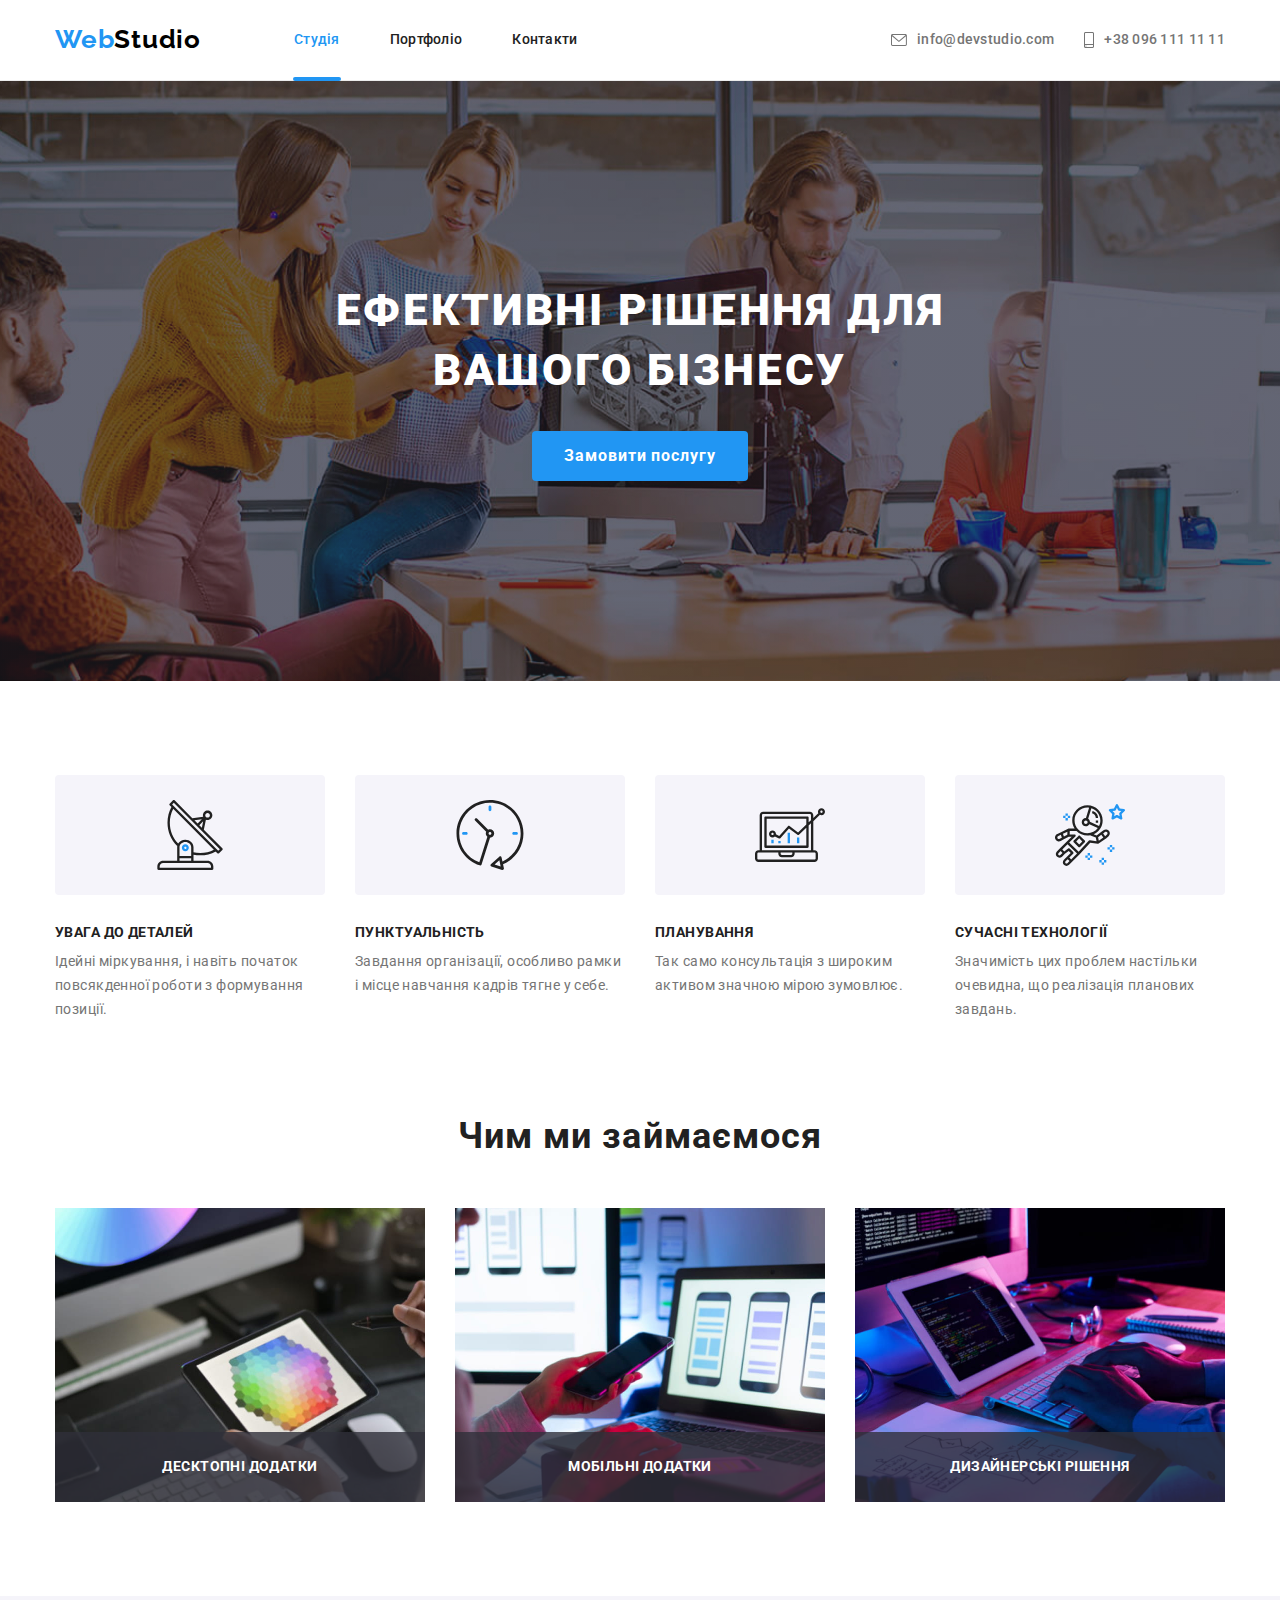
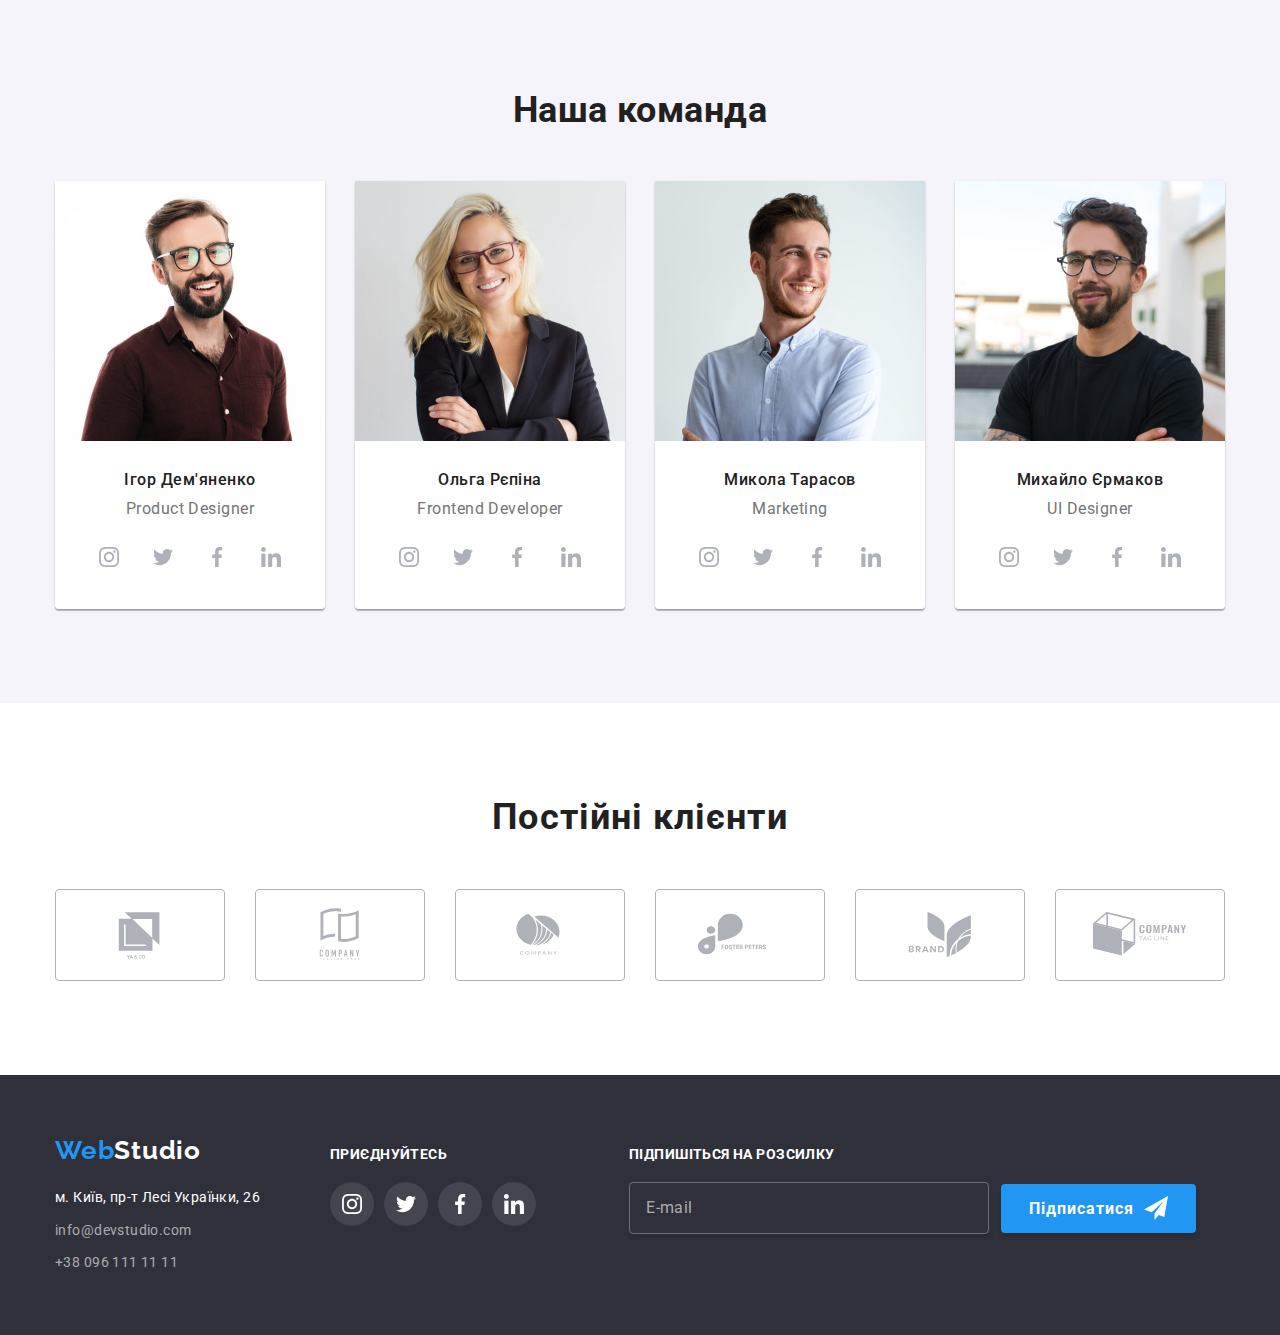
<file: index.html>
<!DOCTYPE html>
<html lang="uk">
  <head>
    <meta charset="UTF-8" />
    <meta http-equiv="X-UA-Compatible" content="IE=edge" />
    <meta name="viewport" content="width=device-width, initial-scale=1.0" />
    <title>Студія</title>
    <link rel="preconnect" href="https://fonts.googleapis.com" />
    <link rel="preconnect" href="https://fonts.gstatic.com" crossorigin />
    <link
      href="https://fonts.googleapis.com/css2?family=Oleo+Script&family=Raleway:wght@700&family=Roboto:wght@400;500;700;900&display=swap"
      rel="stylesheet" />
    <link
      rel="stylesheet"
      href="https://cdnjs.cloudflare.com/ajax/libs/modern-normalize/1.1.0/modern-normalize.min.css" />
    <link rel="stylesheet" href="./css/main.min.css" />
  </head>
  <body>
    <!-- Шапка -->
    <header class="page-header">
      <div class="container container--nav-part">
        <a href="./index.html" lang="en" class="logo logo--head"
          >Web <span class="logo__part">Studio</span></a
        >
        <div class="page-header__menu">
          <nav class="main-nav">
            <ul class="main-nav__list">
              <li>
                <a
                  href="./index.html"
                  class="main-nav__link main-nav__link--current"
                  >Студія</a
                >
              </li>
              <li>
                <a href="./portfolio.html" class="main-nav__link">Портфоліо</a>
              </li>
              <li><a href="./" class="main-nav__link">Контакти</a></li>
            </ul>
          </nav>
          <ul class="adress-list">
            <li class="adress-list__item">
              <a href="mailto:info@devstudio.com" class="adress-list__link">
                <svg class="adress-list__ico" width="16" height="12">
                  <use href="./images/icons.svg#icon-mail"></use>
                </svg>
                info@devstudio.com
              </a>
            </li>
            <li class="adress-list__item">
              <a href="tel:+380961111111" class="adress-list__link">
                <svg class="adress-list__ico" width="10" height="16">
                  <use href="./images/icons.svg#icon-phone"></use>
                </svg>
                +38 096 111 11 11
              </a>
            </li>
          </ul>
        </div>
        <button class="buttons--header-menu js-open-menu">
          <svg class="menu-icon" width="40" height="40">
            <use class="icon--menu" href="./images/icons.svg#icon-menu"></use>
          </svg>
        </button>
        <div class="menu-container js-menu-container" id="mobile-menu">
          <div class="container--menu">
            <ul class="mobile-main-nav_list">
              <li>
                <a
                  href="./index.html"
                  class="mobile-main-nav__link mobile-main-nav__link--current"
                  >Студія</a
                >
              </li>
              <li>
                <a href="./portfolio.html" class="mobile-main-nav__link"
                  >Портфоліо</a
                >
              </li>
              <li><a href="./" class="mobile-main-nav__link">Контакти</a></li>
            </ul>
            <ul class="mobile-adress_list">
              <li class="mobile-adress-list__item">
                <a href="tel:+380961111111" class="mobile-adress-list__link">
                  +38 096 111 11 11
                </a>
              </li>
              <li class="mobile-adress-list__item">
                <a
                  href="mailto:info@devstudio.com"
                  class="mobile-adress-list__link">
                  info@devstudio.com
                </a>
              </li>
            </ul>
            <ul class="mobile-soc_list">
              <li class="mobile-soc-list__item">
                <a href="" class="mobile-soc-list__link"> Instagram </a>
              </li>
              <li class="mobile-soc-list__item">
                <a href="" class="mobile-soc-list__link"> Twitter </a>
              </li>
              <li class="mobile-soc-list__item">
                <a href="" class="mobile-soc-list__link"> Facebook </a>
              </li>
              <li class="mobile-soc-list__item">
                <a href="" class="mobile-soc-list__link"> LinkedIn </a>
              </li>
            </ul>
            <button class="buttons--mobile-menu js-close-menu">
              <svg class="menu-icon" width="40" height="40">
                <use
                  class="icon--close"
                  href="./images/icons.svg#icon-menu_close"></use>
              </svg>
            </button>
          </div>
        </div>
      </div>
    </header>
    <!-- Мейн -->
    <main>
      <!-- Герой -->
      <section class="hero">
        <h1 class="hero__title">Ефективні рішення для вашого бізнесу</h1>
        <button type="button" class="buttons buttons--hero" data-modal-open>
          Замовити послугу
        </button>
      </section>
      <!-- Особливості -->
      <section class="features section">
        <div class="container">
          <h2 class="features__title vissually-hidden">Особливості</h2>
          <ul class="features__list">
            <li class="features__items">
              <div class="features__icon-box">
                <svg width="70" height="70">
                  <use href="./images/icons.svg#icon-antenna-ico"></use>
                </svg>
              </div>
              <h3 class="features__title">УВАГА ДО ДЕТАЛЕЙ</h3>
              <p class="features__text">
                Ідейні міркування, і навіть початок повсякденної роботи з
                формування позиції.
              </p>
            </li>
            <li class="features__items">
              <div class="features__icon-box">
                <svg width="70" height="70">
                  <use href="./images/icons.svg#icon-clock-ico"></use>
                </svg>
              </div>
              <h3 class="features__title">ПУНКТУАЛЬНІСТЬ</h3>
              <p class="features__text">
                Завдання організації, особливо рамки і місце навчання кадрів
                тягне у себе.
              </p>
            </li>
            <li class="features__items">
              <div class="features__icon-box">
                <svg width="70" height="70">
                  <use href="./images/icons.svg#icon-diagram-ico"></use>
                </svg>
              </div>
              <h3 class="features__title">ПЛАНУВАННЯ</h3>
              <p class="features__text">
                Так само консультація з широким активом значною мірою зумовлює.
              </p>
            </li>
            <li class="features__items">
              <div class="features__icon-box">
                <svg width="70" height="70">
                  <use href="./images/icons.svg#icon-astronaut-ico"></use>
                </svg>
              </div>
              <h3 class="features__title">СУЧАСНІ ТЕХНОЛОГІЇ</h3>
              <p class="features__text">
                Значимість цих проблем настільки очевидна, що реалізація
                планових завдань.
              </p>
            </li>
          </ul>
        </div>
      </section>
      <!-- Заняття -->
      <section class="speciality speciality--no-padding section">
        <div class="container">
          <h2 class="speciality__title">Чим ми займаємося</h2>
          <ul class="speciality__list">
            <li class="speciality__item">
              <img
                src="./images/img-1.jpg"
                srcset="./images/img-1.jpg 370w, ./images/img-1@2x.jpg 740w"
                sizes="(min-width: 1200px) 33.33vw"
                alt="Робочий простір з клавіатурою та планшетом"
                width="370" />
              <p class="speciality__text-overlay">Десктопні додатки</p>
            </li>
            <li class="speciality__item">
              <img
                src="./images/img-2.jpg"
                srcset="./images/img-2.jpg 370w, ./images/img-2@2x.jpg 740w"
                sizes="(min-width: 1200px) 33.33vw"
                alt="Робочий простір з ноутбуком"
                width="370" />
              <p class="speciality__text-overlay">Мобільні додатки</p>
            </li>
            <li class="speciality__item">
              <img
                src="./images/img-3.jpg"
                srcset="./images/img-3.jpg 370w, ./images/img-3@2x.jpg 740w"
                sizes="(min-width: 1200px) 33.33vw"
                alt="Робочий простір з планшетом"
                width="370" />
              <p class="speciality__text-overlay">Дизайнерські рішення</p>
            </li>
          </ul>
        </div>
      </section>
      <!-- Команда -->
      <section class="section team">
        <div class="container">
          <h2 class="team__title">Наша команда</h2>
          <ul class="team__list">
            <li class="team__card">
              <img
                class="team__img"
                src="./images/photo-1.jpg"
                srcset="./images/photo-1.jpg 270w, ./images/photo-1@2x.jpg 540w"
                sizes="(min-width: 1200px) 25vw, (min-width: 768px) 50vw, 100vw"
                alt="Хлопець у окулярах" />
              <div class="team__card-box">
                <h3 class="team__title team__title--card-title">
                  Ігор Дем'яненко
                </h3>
                <p lang="en" class="team__text">Product Designer</p>
                <ul class="soc">
                  <li class="soc-items">
                    <a href="" class="soc-link">
                      <svg class="soc-ico" width="20" height="20">
                        <use href="./images/icons.svg#icon-instagram"></use>
                      </svg>
                    </a>
                  </li>
                  <li class="soc-items">
                    <a href="" class="soc-link">
                      <svg class="soc-ico" width="20" height="20">
                        <use href="./images/icons.svg#icon-twitter"></use>
                      </svg>
                    </a>
                  </li>
                  <li class="soc-items">
                    <a href="" class="soc-link">
                      <svg class="soc-ico" width="20" height="20">
                        <use href="./images/icons.svg#icon-facebook"></use>
                      </svg>
                    </a>
                  </li>
                  <li class="soc-items">
                    <a href="" class="soc-link">
                      <svg class="soc-ico" width="20" height="20">
                        <use href="./images/icons.svg#icon-linkedin"></use>
                      </svg>
                    </a>
                  </li>
                </ul>
              </div>
            </li>
            <li class="team__card">
              <img
                class="team__img"
                src="./images/photo-2.jpg"
                srcset="./images/photo-2.jpg 270w, ./images/photo-2@2x.jpg 540w"
                sizes="(min-width: 1200px) 25vw, (min-width: 768px) 50vw, 100vw"
                alt="Дівчина у окулярах" />
              <div class="team__card-box">
                <h3 class="team__title team__title--card-title">
                  Ольга Рєпіна
                </h3>
                <p lang="en" class="team__text">Frontend Developer</p>
                <ul class="soc">
                  <li class="soc-items">
                    <a href="" class="soc-link">
                      <svg class="soc-ico" width="20" height="20">
                        <use href="./images/icons.svg#icon-instagram"></use>
                      </svg>
                    </a>
                  </li>
                  <li class="soc-items">
                    <a href="" class="soc-link">
                      <svg class="soc-ico" width="20" height="20">
                        <use href="./images/icons.svg#icon-twitter"></use>
                      </svg>
                    </a>
                  </li>
                  <li class="soc-items">
                    <a href="" class="soc-link">
                      <svg class="soc-ico" width="20" height="20">
                        <use href="./images/icons.svg#icon-facebook"></use>
                      </svg>
                    </a>
                  </li>
                  <li class="soc-items">
                    <a href="" class="soc-link">
                      <svg class="soc-ico" width="20" height="20">
                        <use href="./images/icons.svg#icon-linkedin"></use>
                      </svg>
                    </a>
                  </li>
                </ul>
              </div>
            </li>
            <li class="team__card">
              <img
                class="team__img"
                src="./images/photo-3.jpg"
                srcset="./images/photo-3.jpg 270w, ./images/photo-3@2x.jpg 540w"
                sizes="(min-width: 1200px) 25vw, (min-width: 768px) 50vw, 100vw"
                alt="Хлопець у окулярах" />
              <div class="team__card-box">
                <h3 class="team__title team__title--card-title">
                  Микола Тарасов
                </h3>
                <p lang="en" class="team__text">Marketing</p>
                <ul class="soc">
                  <li class="soc-items">
                    <a href="" class="soc-link">
                      <svg class="soc-ico" width="20" height="20">
                        <use href="./images/icons.svg#icon-instagram"></use>
                      </svg>
                    </a>
                  </li>
                  <li class="soc-items">
                    <a href="" class="soc-link">
                      <svg class="soc-ico" width="20" height="20">
                        <use href="./images/icons.svg#icon-twitter"></use>
                      </svg>
                    </a>
                  </li>
                  <li class="soc-items">
                    <a href="" class="soc-link">
                      <svg class="soc-ico" width="20" height="20">
                        <use href="./images/icons.svg#icon-facebook"></use>
                      </svg>
                    </a>
                  </li>
                  <li class="soc-items">
                    <a href="" class="soc-link">
                      <svg class="soc-ico" width="20" height="20">
                        <use href="./images/icons.svg#icon-linkedin"></use>
                      </svg>
                    </a>
                  </li>
                </ul>
              </div>
            </li>
            <li class="team__card">
              <img
                class="team__img"
                src="./images/photo-4.jpg"
                srcset="./images/photo-4.jpg 270w, ./images/photo-4@2x.jpg 540w"
                sizes="(min-width: 1200px) 25vw, (min-width: 768px) 50vw, 100vw"
                alt="Хлопець" />
              <div class="team__card-box">
                <h3 class="team__title team__title--card-title">
                  Михайло Єрмаков
                </h3>
                <p lang="en" class="team__text">UI Designer</p>
                <ul class="soc">
                  <li class="soc-items">
                    <a href="" class="soc-link">
                      <svg class="soc-ico" width="20" height="20">
                        <use href="./images/icons.svg#icon-instagram"></use>
                      </svg>
                    </a>
                  </li>
                  <li class="soc-items">
                    <a href="" class="soc-link">
                      <svg class="soc-ico" width="20" height="20">
                        <use href="./images/icons.svg#icon-twitter"></use>
                      </svg>
                    </a>
                  </li>
                  <li class="soc-items">
                    <a href="" class="soc-link">
                      <svg class="soc-ico" width="20" height="20">
                        <use href="./images/icons.svg#icon-facebook"></use>
                      </svg>
                    </a>
                  </li>
                  <li class="soc-items">
                    <a href="" class="soc-link">
                      <svg class="soc-ico" width="20" height="20">
                        <use href="./images/icons.svg#icon-linkedin"></use>
                      </svg>
                    </a>
                  </li>
                </ul>
              </div>
            </li>
          </ul>
        </div>
      </section>
      <!-- Клієнти -->
      <section class="section clients">
        <div class="container">
          <h2 class="clients__title">Постійні клієнти</h2>
          <ul class="clients__list">
            <li class="clients__items">
              <a href="" class="link">
                <svg class="icon" width="106" height="60">
                  <use href="./images/icons.svg#icon-company-1"></use>
                </svg>
              </a>
            </li>
            <li class="clients__items">
              <a href="" class="link">
                <svg class="icon" width="106" height="60">
                  <use href="./images/icons.svg#icon-company-2"></use>
                </svg>
              </a>
            </li>
            <li class="clients__items">
              <a href="" class="link">
                <svg class="icon" width="106" height="60">
                  <use href="./images/icons.svg#icon-company-3"></use>
                </svg>
              </a>
            </li>
            <li class="clients__items">
              <a href="" class="link">
                <svg class="icon" width="106" height="60">
                  <use href="./images/icons.svg#icon-company-4"></use>
                </svg>
              </a>
            </li>
            <li class="clients__items">
              <a href="" class="link">
                <svg class="icon" width="106" height="60">
                  <use href="./images/icons.svg#icon-company-5"></use>
                </svg>
              </a>
            </li>
            <li class="clients__items">
              <a href="" class="link">
                <svg class="icon" width="106" height="60">
                  <use href="./images/icons.svg#icon-company-6"></use>
                </svg>
              </a>
            </li>
          </ul>
        </div>
      </section>
    </main>
    <!-- Футер -->
    <footer class="footer">
      <div class="container">
        <div class="footer-tablet-wrap">
          <div class="footer-first-box">
            <a href="./index.html" lang="en" class="logo logo--foot"
              >Web <span class="logo__part logo__part--white">Studio</span></a
            >
            <address class="foot-adress">
              <ul class="list">
                <li class="list-items">
                  <a href="https://cutt.ly/y0VWYcR" class="adress-link"
                    ><p>м. Київ, пр-т Лесі Українки, 26</p></a
                  >
                </li>
                <li class="list-items">
                  <a href="mailto:info@devstudio.com" class="foot-link"
                    >info@devstudio.com</a
                  >
                </li>
                <li class="list-items">
                  <a href="tel:+380961111111" class="foot-link"
                    >+38 096 111 11 11</a
                  >
                </li>
              </ul>
            </address>
          </div>
          <div class="footer-second-box">
            <p class="footer-text">приєднуйтесь</p>
            <ul class="soc">
              <li class="soc-items soc-items--foot">
                <a href="" class="soc-link">
                  <svg class="soc-ico" width="20" height="20">
                    <use href="./images/icons.svg#icon-instagram"></use>
                  </svg>
                </a>
              </li>
              <li class="soc-items soc-items--foot">
                <a href="" class="soc-link">
                  <svg class="soc-ico" width="20" height="20">
                    <use href="./images/icons.svg#icon-twitter"></use>
                  </svg>
                </a>
              </li>
              <li class="soc-items soc-items--foot">
                <a href="" class="soc-link">
                  <svg class="soc-ico" width="20" height="20">
                    <use href="./images/icons.svg#icon-facebook"></use>
                  </svg>
                </a>
              </li>
              <li class="soc-items soc-items--foot">
                <a href="" class="soc-link">
                  <svg class="soc-ico" width="20" height="20">
                    <use href="./images/icons.svg#icon-linkedin"></use>
                  </svg>
                </a>
              </li>
            </ul>
          </div>
        </div>
        <div class="footer-thirthy-box">
          <p class="footer-text">Підпишіться на розсилку</p>
          <form
            name="email-form"
            autocomplete="on"
            novalidate
            class="foot-form">
            <label>
              <input
                class="form-input"
                type="email"
                name="email"
                placeholder="E-mail" />
            </label>
            <button type="submit" class="buttons buttons--foot-form">
              Підписатися
              <svg class="form-btn-ico" width="24" height="24">
                <use href="./images/icons.svg#icon-send"></use>
              </svg>
            </button>
          </form>
        </div>
      </div>
    </footer>
    <!-- Модальне вікно -->
    <div class="modal is-hidden" data-modal>
      <div class="modal-form">
        <button class="close-btn" data-modal-close>
          <svg width="11" height="11" class="close-ico">
            <use href="./images/icons.svg#icon-close"></use>
          </svg>
        </button>
        <p class="modal-title">Залиште свої дані, ми вам передзвонимо</p>
        <form
          name="modal-user-form"
          autocomplete="on"
          novalidate
          class="modal-user-form">
          <label for="user_name" class="label-title">Имя</label>
          <div class="form-group">
            <input type="text" name="name" id="user_name" />
            <svg class="form-ico" width="18" height="18">
              <use href="./images/icons.svg#icon-modal-person"></use>
            </svg>
          </div>
          <label for="telephone" class="label-title">Телефон</label>
          <div class="form-group">
            <input type="tel" name="user_telephone" id="telephone" />
            <svg class="form-ico" width="18" height="18">
              <use href="./images/icons.svg#icon-modal-phone"></use>
            </svg>
          </div>
          <label for="email" class="label-title">Пошта</label>
          <div class="form-group">
            <input type="email" name="user_email" id="email" />
            <svg class="form-ico" width="18" height="18">
              <use href="./images/icons.svg#icon-modal-email"></use>
            </svg>
          </div>
          <label for="feedback" class="label-title">Коментар</label>
          <div class="form-group feedback">
            <textarea
              class="form-feedback"
              name="user_feedback"
              id="feedback"
              placeholder="Введіть текст"></textarea>
          </div>
          <label class="check-group">
            <input
              type="checkbox"
              name="policy"
              value="agree"
              class="def-check vissually-hidden" />
            <span class="check-text"
              >Погоджуюся з розсилкою та приймаю
              <a href="" class="check-link">Умови договору</a></span
            >
            <span class="check-ico-group">
              <svg class="check-ico" width="16" height="15">
                <use href="./images/icons.svg#icon-check"></use>
              </svg>
            </span>
          </label>
          <button type="submit" class="buttons buttons--modal">
            Відправити
          </button>
        </form>
      </div>
    </div>
    <script src="./js/modal.js"></script>
    <script src="./js/mobile-menu.js"></script>
  </body>
</html>
</file>
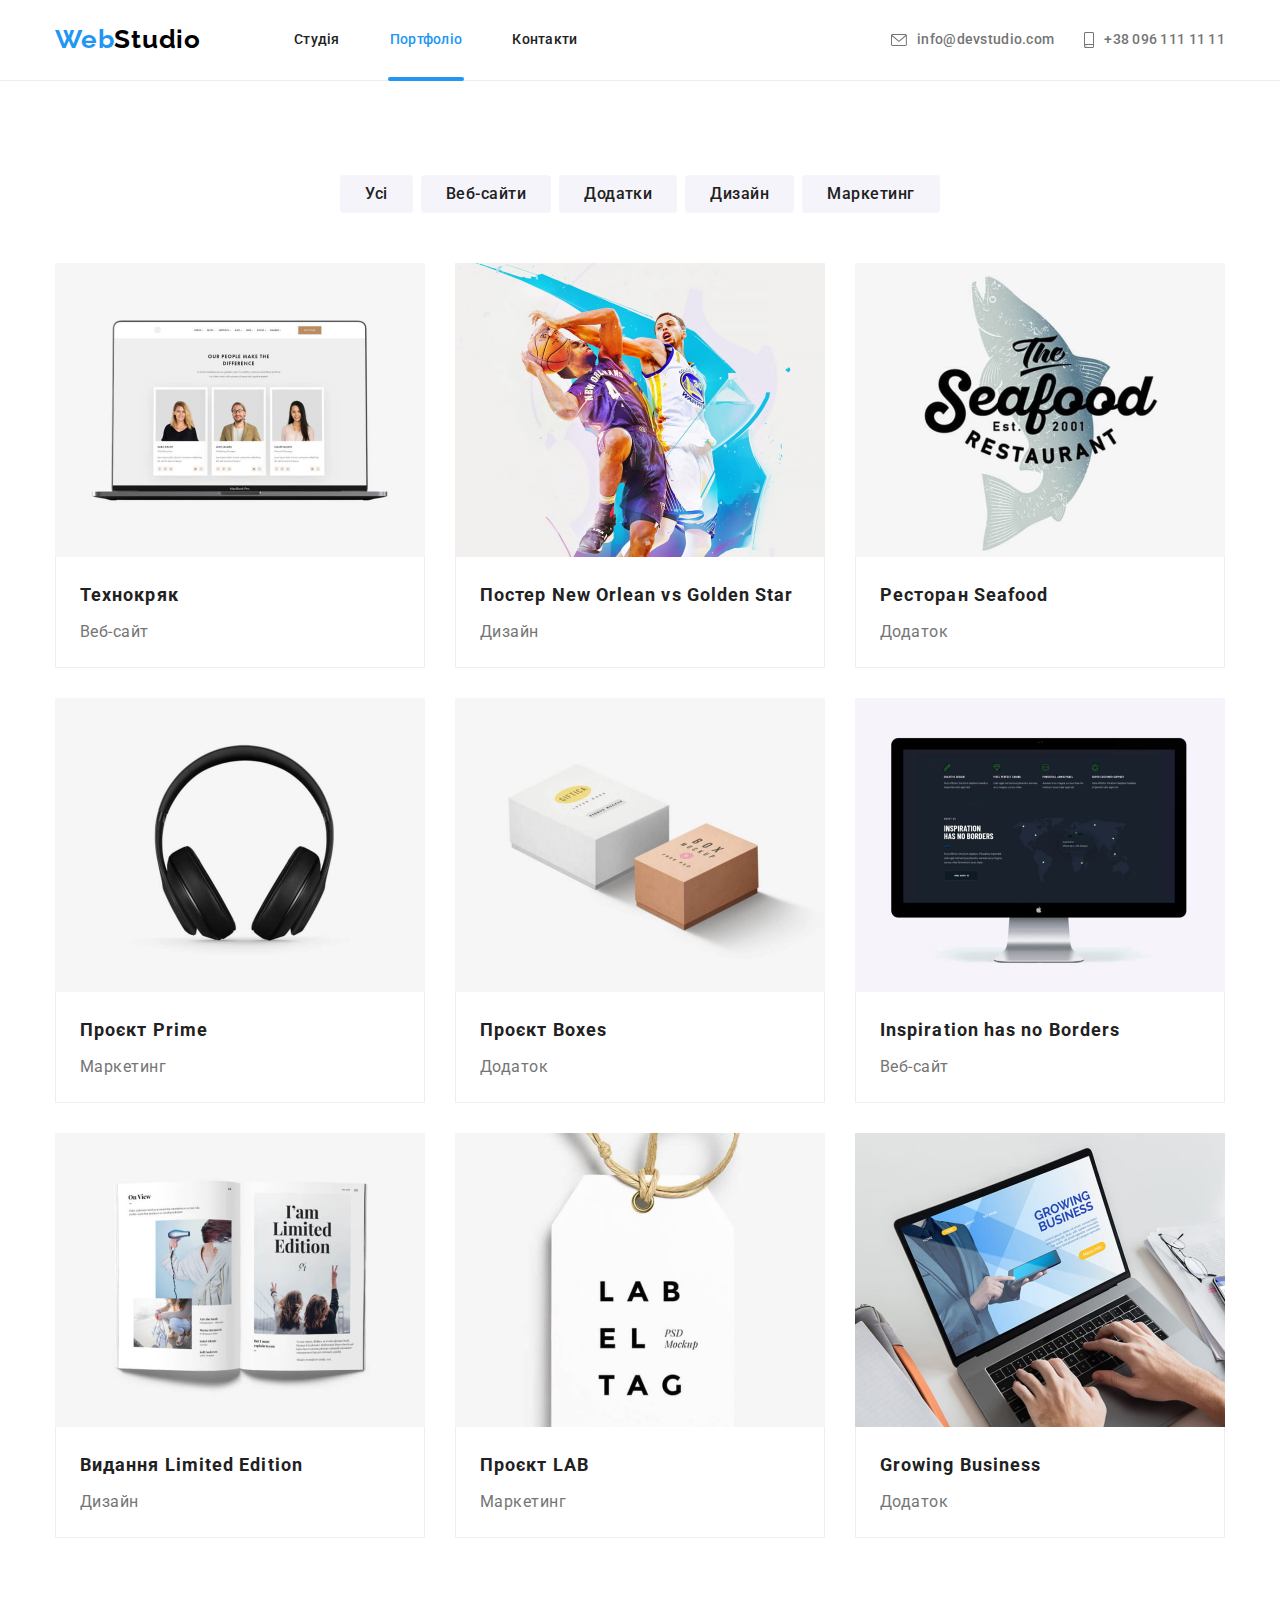
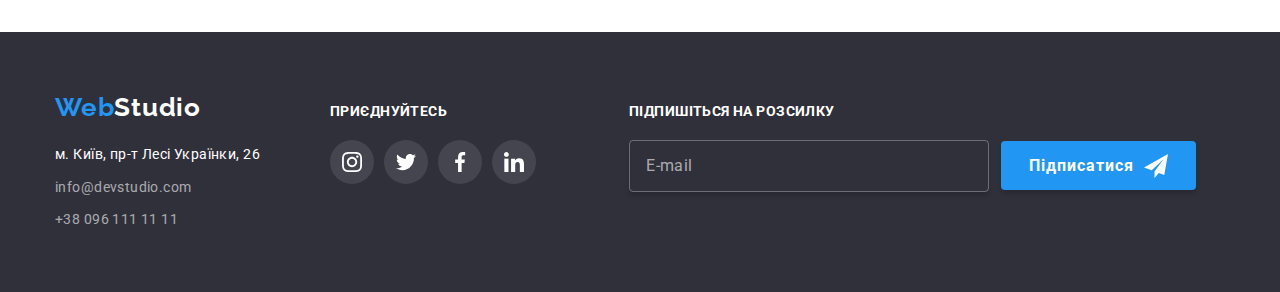
<file: portfolio.html>
<!DOCTYPE html>
<html lang="uk">
  <head>
    <meta charset="UTF-8" />
    <meta http-equiv="X-UA-Compatible" content="IE=edge" />
    <meta name="viewport" content="width=device-width, initial-scale=1.0" />
    <title>Портфоліо</title>
    <link rel="preconnect" href="https://fonts.googleapis.com" />
    <link rel="preconnect" href="https://fonts.gstatic.com" crossorigin />
    <link
      href="https://fonts.googleapis.com/css2?family=Oleo+Script&family=Raleway:wght@700&family=Roboto:wght@400;500;700;900&display=swap"
      rel="stylesheet" />
    <link
      rel="stylesheet"
      href="https://cdnjs.cloudflare.com/ajax/libs/modern-normalize/1.1.0/modern-normalize.min.css" />
    <link rel="stylesheet" href="./css/main.min.css" />
  </head>
  <body>
    <!-- Шапка -->
    <header class="page-header">
      <div class="container container--nav-part">
        <a href="./index.html" lang="en" class="logo logo--head"
          >Web <span class="logo__part">Studio</span></a
        >
        <div class="page-header__menu">
          <nav class="main-nav">
            <ul class="main-nav__list">
              <li>
                <a href="./index.html" class="main-nav__link"> Студія </a>
              </li>
              <li>
                <a
                  href="./portfolio.html"
                  class="main-nav__link main-nav__link--current">
                  Портфоліо
                </a>
              </li>
              <li><a href="./" class="main-nav__link">Контакти</a></li>
            </ul>
          </nav>
          <ul class="adress-list">
            <li class="adress-list__item">
              <a href="mailto:info@devstudio.com" class="adress-list__link">
                <svg class="adress-list__ico" width="16" height="12">
                  <use href="./images/icons.svg#icon-mail"></use>
                </svg>
                info@devstudio.com
              </a>
            </li>
            <li class="adress-list__item">
              <a href="tel:+380961111111" class="adress-list__link">
                <svg class="adress-list__ico" width="10" height="16">
                  <use href="./images/icons.svg#icon-phone"></use>
                </svg>
                +38 096 111 11 11
              </a>
            </li>
          </ul>
        </div>
        <button class="buttons--header-menu js-open-menu">
          <svg class="menu-icon" width="40" height="40">
            <use class="icon--menu" href="./images/icons.svg#icon-menu"></use>
          </svg>
        </button>
        <div class="menu-container js-menu-container" id="mobile-menu">
          <div class="container--menu">
            <ul class="mobile-main-nav_list">
              <li>
                <a href="./index.html" class="mobile-main-nav__link">Студія</a>
              </li>
              <li>
                <a
                  href="./portfolio.html"
                  class="mobile-main-nav__link mobile-main-nav__link--current"
                  >Портфоліо</a
                >
              </li>
              <li><a href="./" class="mobile-main-nav__link">Контакти</a></li>
            </ul>
            <ul class="mobile-adress_list">
              <li class="mobile-adress-list__item">
                <a href="tel:+380961111111" class="mobile-adress-list__link">
                  +38 096 111 11 11
                </a>
              </li>
              <li class="mobile-adress-list__item">
                <a
                  href="mailto:info@devstudio.com"
                  class="mobile-adress-list__link">
                  info@devstudio.com
                </a>
              </li>
            </ul>
            <ul class="mobile-soc_list">
              <li class="mobile-soc-list__item">
                <a href="" class="mobile-soc-list__link"> Instagram </a>
              </li>
              <li class="mobile-soc-list__item">
                <a href="" class="mobile-soc-list__link"> Twitter </a>
              </li>
              <li class="mobile-soc-list__item">
                <a href="" class="mobile-soc-list__link"> Facebook </a>
              </li>
              <li class="mobile-soc-list__item">
                <a href="" class="mobile-soc-list__link"> LinkedIn </a>
              </li>
            </ul>
            <button class="buttons--mobile-menu js-close-menu">
              <svg class="menu-icon" width="40" height="40">
                <use
                  class="icon--close"
                  href="./images/icons.svg#icon-menu_close"></use>
              </svg>
            </button>
          </div>
        </div>
      </div>
    </header>
    <!-- Портфоліо -->
    <main>
      <section class="portfolio section">
        <div class="container">
          <h1 class="title vissually-hidden">Портфоліо</h1>
          <!-- Фільтри -->
          <ul class="filter-group">
            <li class="filter-items">
              <button type="button" class="buttons buttons--filter">Усі</button>
            </li>
            <li class="filter-items">
              <button type="button" class="buttons buttons--filter">
                Веб-сайти
              </button>
            </li>
            <li class="filter-items">
              <button type="button" class="buttons buttons--filter">
                Додатки
              </button>
            </li>
            <li class="filter-items">
              <button type="button" class="buttons buttons--filter">
                Дизайн
              </button>
            </li>
            <li class="filter-items">
              <button type="button" class="buttons buttons--filter">
                Маркетинг
              </button>
            </li>
          </ul>
          <!-- Картки -->
          <ul class="cards">
            <li class="cards-list">
              <a href="">
                <div class="img-thumb">
                  <img
                    src="./images/port-img-1.jpg"
                    srcset="
                      ./images/port-img-1.jpg    370w,
                      ./images/port-img-1@2x.jpg 740w
                    "
                    sizes="(min-width: 1200px) 33.33vw, (min-width: 768px) 50vw, 100vw"
                    alt="Ноутбук" />
                  <div class="img-overlay">
                    <p class="overlay-text">
                      Ресурс пропонує комплексні пропозиції з різним рівнем
                      функціоналу та сервісів. Все це дозволить відвідувачу
                      отримати вичерпні відомості про компанію чи приватну
                      особу.
                    </p>
                  </div>
                </div>
                <div class="card-bbox card-bbox--tablet">
                  <h3 class="card-title">Технокряк</h3>
                  <p class="card-text">Веб-сайт</p>
                </div>
              </a>
            </li>
            <li class="cards-list">
              <a href="">
                <div class="img-thumb">
                  <img
                    src="./images/port-img-2.jpg"
                    srcset="
                      ./images/port-img-2.jpg    370w,
                      ./images/port-img-2@2x.jpg 740w
                    "
                    sizes="(min-width: 1200px) 33.33vw, (min-width: 768px) 50vw, 100vw"
                    alt="Два гравця у баскетбол" />
                  <div class="img-overlay">
                    <p class="overlay-text">
                      Ресурс пропонує комплексні пропозиції з різним рівнем
                      функціоналу та сервісів. Все це дозволить відвідувачу
                      отримати вичерпні відомості про компанію чи приватну
                      особу.
                    </p>
                  </div>
                </div>
                <div class="card-bbox card-bbox--tablet">
                  <h3 class="card-title">Постер New Orlean vs Golden Star</h3>
                  <p class="card-text">Дизайн</p>
                </div>
              </a>
            </li>
            <li class="cards-list">
              <a href="">
                <div class="img-thumb">
                  <img
                    src="./images/port-img-3.jpg"
                    srcset="
                      ./images/port-img-3.jpg    370w,
                      ./images/port-img-3@2x.jpg 740w
                    "
                    sizes="(min-width: 1200px) 33.33vw, (min-width: 768px) 50vw, 100vw"
                    alt="Логотип ресторану" />
                  <div class="img-overlay">
                    <p class="overlay-text">
                      Ресурс пропонує комплексні пропозиції з різним рівнем
                      функціоналу та сервісів. Все це дозволить відвідувачу
                      отримати вичерпні відомості про компанію чи приватну
                      особу.
                    </p>
                  </div>
                </div>
                <div class="card-bbox">
                  <h3 class="card-title">Ресторан Seafood</h3>
                  <p class="card-text">Додаток</p>
                </div>
              </a>
            </li>
            <li class="cards-list">
              <a href="">
                <div class="img-thumb">
                  <img
                    src="./images/port-img-4.jpg"
                    srcset="
                      ./images/port-img-4.jpg    370w,
                      ./images/port-img-4@2x.jpg 740w
                    "
                    sizes="(min-width: 1200px) 33.33vw, (min-width: 768px) 50vw, 100vw"
                    alt="Навушники" />
                  <div class="img-overlay">
                    <p class="overlay-text">
                      Ресурс пропонує комплексні пропозиції з різним рівнем
                      функціоналу та сервісів. Все це дозволить відвідувачу
                      отримати вичерпні відомості про компанію чи приватну
                      особу.
                    </p>
                  </div>
                </div>
                <div class="card-bbox">
                  <h3 class="card-title">Проєкт Prime</h3>
                  <p class="card-text">Маркетинг</p>
                </div>
              </a>
            </li>
            <li class="cards-list">
              <a href="">
                <div class="img-thumb">
                  <img
                    src="./images/port-img-5.jpg"
                    srcset="
                      ./images/port-img-5.jpg    370w,
                      ./images/port-img-5@2x.jpg 740w
                    "
                    sizes="(min-width: 1200px) 33.33vw, (min-width: 768px) 50vw, 100vw"
                    alt="Дві коробки" />
                  <div class="img-overlay">
                    <p class="overlay-text">
                      Ресурс пропонує комплексні пропозиції з різним рівнем
                      функціоналу та сервісів. Все це дозволить відвідувачу
                      отримати вичерпні відомості про компанію чи приватну
                      особу.
                    </p>
                  </div>
                </div>
                <div class="card-bbox">
                  <h3 class="card-title">Проєкт Boxes</h3>
                  <p class="card-text">Додаток</p>
                </div>
              </a>
            </li>
            <li class="cards-list">
              <a href="">
                <div class="img-thumb">
                  <img
                    src="./images/port-img-6.jpg"
                    srcset="
                      ./images/port-img-6.jpg    370w,
                      ./images/port-img-6@2x.jpg 740w
                    "
                    sizes="(min-width: 1200px) 33.33vw, (min-width: 768px) 50vw, 100vw"
                    alt="Монітор" />
                  <div class="img-overlay">
                    <p class="overlay-text">
                      Ресурс пропонує комплексні пропозиції з різним рівнем
                      функціоналу та сервісів. Все це дозволить відвідувачу
                      отримати вичерпні відомості про компанію чи приватну
                      особу.
                    </p>
                  </div>
                </div>
                <div class="card-bbox">
                  <h3 class="card-title">Inspiration has no Borders</h3>
                  <p class="card-text">Веб-сайт</p>
                </div>
              </a>
            </li>
            <li class="cards-list">
              <a href="">
                <div class="img-thumb">
                  <img
                    src="./images/port-img-7.jpg"
                    srcset="
                      ./images/port-img-7.jpg    370w,
                      ./images/port-img-7@2x.jpg 740w
                    "
                    sizes="(min-width: 1200px) 33.33vw, (min-width: 768px) 50vw, 100vw"
                    alt="Книга" />
                  <div class="img-overlay">
                    <p class="overlay-text">
                      Ресурс пропонує комплексні пропозиції з різним рівнем
                      функціоналу та сервісів. Все це дозволить відвідувачу
                      отримати вичерпні відомості про компанію чи приватну
                      особу.
                    </p>
                  </div>
                </div>
                <div class="card-bbox">
                  <h3 class="card-title">Видання Limited Edition</h3>
                  <p class="card-text">Дизайн</p>
                </div>
              </a>
            </li>
            <li class="cards-list">
              <a href="">
                <div class="img-thumb">
                  <img
                    src="./images/port-img-8.jpg"
                    srcset="
                      ./images/port-img-8.jpg    370w,
                      ./images/port-img-8@2x.jpg 740w
                    "
                    sizes="(min-width: 1200px) 33.33vw, (min-width: 768px) 50vw, 100vw"
                    alt="Бірка" />
                  <div class="img-overlay">
                    <p class="overlay-text">
                      Ресурс пропонує комплексні пропозиції з різним рівнем
                      функціоналу та сервісів. Все це дозволить відвідувачу
                      отримати вичерпні відомості про компанію чи приватну
                      особу.
                    </p>
                  </div>
                </div>
                <div class="card-bbox">
                  <h3 class="card-title">Проєкт LAB</h3>
                  <p class="card-text">Маркетинг</p>
                </div>
              </a>
            </li>
            <li class="cards-list">
              <a href="">
                <div class="img-thumb">
                  <img
                    src="./images/port-img-9.jpg"
                    srcset="
                      ./images/port-img-9.jpg    370w,
                      ./images/port-img-9@2x.jpg 740w
                    "
                    sizes="(min-width: 1200px) 33.33vw, (min-width: 768px) 50vw, 100vw"
                    alt="Робочий простір з ноутбуком" />
                  <div class="img-overlay">
                    <p class="overlay-text">
                      Ресурс пропонує комплексні пропозиції з різним рівнем
                      функціоналу та сервісів. Все це дозволить відвідувачу
                      отримати вичерпні відомості про компанію чи приватну
                      особу.
                    </p>
                  </div>
                </div>
                <div class="card-bbox">
                  <h3 class="card-title">Growing Business</h3>
                  <p class="card-text">Додаток</p>
                </div>
              </a>
            </li>
          </ul>
        </div>
      </section>
    </main>
    <!-- Футер -->
    <footer class="footer">
      <div class="container">
        <div class="footer-tablet-wrap">
          <div class="footer-first-box">
            <a href="./index.html" lang="en" class="logo logo--foot"
              >Web <span class="logo__part logo__part--white">Studio</span></a
            >
            <address class="foot-adress">
              <ul class="list">
                <li class="list-items">
                  <a href="https://cutt.ly/y0VWYcR" class="adress-link"
                    ><p>м. Київ, пр-т Лесі Українки, 26</p></a
                  >
                </li>
                <li class="list-items">
                  <a href="mailto:info@devstudio.com" class="foot-link"
                    >info@devstudio.com</a
                  >
                </li>
                <li class="list-items">
                  <a href="tel:+380961111111" class="foot-link"
                    >+38 096 111 11 11</a
                  >
                </li>
              </ul>
            </address>
          </div>
          <div class="footer-second-box">
            <p class="footer-text">приєднуйтесь</p>
            <ul class="soc">
              <li class="soc-items soc-items--foot">
                <a href="" class="soc-link">
                  <svg class="soc-ico" width="20" height="20">
                    <use href="./images/icons.svg#icon-instagram"></use>
                  </svg>
                </a>
              </li>
              <li class="soc-items soc-items--foot">
                <a href="" class="soc-link">
                  <svg class="soc-ico" width="20" height="20">
                    <use href="./images/icons.svg#icon-twitter"></use>
                  </svg>
                </a>
              </li>
              <li class="soc-items soc-items--foot">
                <a href="" class="soc-link">
                  <svg class="soc-ico" width="20" height="20">
                    <use href="./images/icons.svg#icon-facebook"></use>
                  </svg>
                </a>
              </li>
              <li class="soc-items soc-items--foot">
                <a href="" class="soc-link">
                  <svg class="soc-ico" width="20" height="20">
                    <use href="./images/icons.svg#icon-linkedin"></use>
                  </svg>
                </a>
              </li>
            </ul>
          </div>
        </div>
        <div class="footer-thirthy-box">
          <p class="footer-text">Підпишіться на розсилку</p>
          <form
            name="email-form"
            autocomplete="on"
            novalidate
            class="foot-form">
            <label>
              <input
                class="form-input"
                type="email"
                name="email"
                placeholder="E-mail" />
            </label>
            <button type="submit" class="buttons buttons--foot-form">
              Підписатися
              <svg class="form-btn-ico" width="24" height="24">
                <use href="./images/icons.svg#icon-send"></use>
              </svg>
            </button>
          </form>
        </div>
      </div>
    </footer>
    <script src="./js/mobile-menu.js"></script>
  </body>
</html>
</file>
<file: css/main.min.css>
:root{--acsent-color: #2196F3;--main-bg-color: #FFFFFF;--buttons-bg: #F5F4FA;--bg-dark-color: #2F303A;--bg-grey-color: #F5F4FA;--main-color: #212121;--second-color: #757575;--white-color: #FFFFFF;--footer-alfa-color: rgba(255, 255, 255, 0.6);--animation-preset: cubic-bezier(0.4, 0, 0.2, 1)}img{display:block;max-width:100%;height:auto}ul,p,li{list-style-type:none;margin-top:0;margin-bottom:0;padding:0}a{color:inherit;text-decoration:none}.vissually-hidden{position:absolute;width:1px;height:1px;margin:-1px;border:0;padding:0;overflow:hidden;clip:rect(0 0 0 0)}body{background:var(--main-bg-color);color:var(--main-color);font-family:Roboto,sans-serif;font-size:14px;line-height:1.7;letter-spacing:.03em}@media screen and (max-width: 1199px){.section{padding-top:60px;padding-bottom:60px}}@media screen and (min-width: 1199px){.section{padding-top:94px;padding-bottom:94px}}.logo{font-family:Raleway,sans-serif;color:var(--acsent-color);font-size:26px;font-weight:700;letter-spacing:.03em;line-height:1.2;text-decoration:none;display:flex}@media screen and (max-width: 767px){.logo--head{margin-right:auto}}@media screen and (min-width: 768px)and (max-width: 1199px){.logo--head{margin-right:88px}}@media screen and (min-width: 1200px){.logo--head{margin-right:93px}}.logo__part{color:#000}.logo--foot{margin-bottom:20px}@media screen and (max-width: 767px){.logo--foot{justify-content:center}}@media screen and (min-width: 768px)and (max-width: 1199px){.logo--foot{justify-content:center}}.logo__part--white{color:var(--white-color)}.container{margin-left:auto;margin-right:auto;padding-left:15px;padding-right:15px}@media screen and (max-width: 767px){.container{max-width:480px}}@media screen and (min-width: 768px)and (max-width: 1199px){.container{width:768px}}@media screen and (min-width: 1200px){.container{width:1200px}}.container--nav-part{display:flex;align-items:center}.container--menu{padding:40px 48px;margin:0;width:100vw;height:100vh;display:flex;flex-direction:column}.buttons{font-family:inherit;background:var(--acsent-color);border:none;color:var(--white-color);cursor:pointer;letter-spacing:.06em;line-height:1.87;font-size:16px;font-weight:700;transition:background-color 250ms var(--animation-preset),box-shadow 250ms var(--animation-preset);border-radius:4px;padding:10px 32px}.buttons:hover,.buttons:focus{background:#188ce8}.buttons--hero{letter-spacing:.06em;line-height:1.87}.buttons--hero:hover,.buttons--hero:focus{box-shadow:0px 4px 4px rgba(0,0,0,.15)}.buttons--filter{background:var(--buttons-bg);border:none;color:var(--main-color);letter-spacing:.03em;line-height:1.62;font-weight:500;padding:6px 22px;transition:background-color 250ms var(--animation-preset),color 250ms var(--animation-preset),box-shadow 250ms var(--animation-preset)}.buttons--filter:first-child{padding-right:25px;padding-left:25px}.buttons--filter:hover,.buttons--filter:focus{background-color:var(--acsent-color);color:var(--white-color);box-shadow:0px 3px 1px rgba(0,0,0,.1),0px 1px 2px rgba(0,0,0,.08),0px 2px 2px rgba(0,0,0,.12)}.buttons--foot-form{display:flex;align-items:center;padding:10px 28px;box-shadow:0px 4px 4px rgba(0,0,0,.15)}@media screen and (max-width: 1199px){.buttons--foot-form{margin-left:auto;margin-right:auto}}.buttons--modal{box-shadow:0px 4px 4px rgba(0,0,0,.15);padding-left:52px;padding-right:52px;display:block;margin-right:auto;margin-left:auto}@media screen and (max-width: 767px){.buttons--mobile-menu{display:block;background:none;border:none;padding:0;margin:0}}@media screen and (min-width: 768px){.buttons--mobile-menu{display:none}}@media screen and (max-width: 767px){.buttons--header-menu{display:block;background:none;border:none;padding:0;margin:0}}@media screen and (min-width: 768px){.buttons--header-menu{display:none}}.page-header{background:var(--white-color);letter-spacing:.02em;line-height:1.14;border-bottom:1px solid #ececec}@media screen and (max-width: 767px){.page-header{padding-top:16px;padding-bottom:16px}}@media screen and (max-width: 767px){.page-header__menu{display:none}}@media screen and (min-width: 768px){.page-header__menu{display:flex;justify-content:center;align-items:center;width:100%}}@media screen and (min-width: 768px){.main-nav{margin-right:auto}}@media screen and (min-width: 768px){.main-nav__list{display:flex;gap:50px;align-items:center}}.main-nav__link{color:var(--main-color);font-weight:500;position:relative;transition:color 250ms var(--animation-preset)}@media screen and (min-width: 768px){.main-nav__link{display:block;padding-top:32px;padding-bottom:32px}}.main-nav__link:hover,.main-nav__link:focus{color:var(--acsent-color)}.main-nav__link--current{color:var(--acsent-color)}.main-nav__link--current::after{content:"";width:106%;height:4px;position:absolute;left:-3%;bottom:-1px;background-color:var(--acsent-color);border-radius:2px}@media screen and (min-width: 768px)and (max-width: 1199px){.adress-list{display:flex;flex-direction:column}}@media screen and (min-width: 1199px){.adress-list{display:flex;gap:30px}}@media screen and (min-width: 768px)and (max-width: 1199px){.adress-list__item:not(:last-child){margin-bottom:10px}}.adress-list__ico{fill:currentColor}.adress-list__link{color:var(--second-color);font-weight:500;display:flex;gap:10px;align-items:center;transition:color 250ms var(--animation-preset)}.adress-list__link:hover,.adress-list__link:focus{color:var(--acsent-color)}@media screen and (min-width: 768px)and (max-width: 1199px){.adress-list__link{font-size:12px;line-height:1.1666666667;letter-spacing:.02em}}.menu-container{position:fixed;top:0;left:0;width:100vw;height:100vh;background-color:var(--main-bg-color);z-index:999;transform:translateX(100%);transition:transform 250ms var(--animation-preset)}.menu-container.is-open{transform:translateX(0)}@media screen and (min-width: 768px){.menu-container{display:none}}.menu-container .buttons--mobile-menu{position:absolute;top:10px;right:15px;color:#000;transition:color 250ms var(--animation-preset)}.menu-container .buttons--mobile-menu:hover,.menu-container .buttons--mobile-menu:focus{color:var(--acsent-color)}.menu-container .buttons--mobile-menu .icon--close{fill:currentColor}.mobile-main-nav_list{margin-bottom:auto}.mobile-main-nav_list li:not(:last-child){margin-bottom:32px}.mobile-main-nav_list .mobile-main-nav__link{color:var(--main-color);font-weight:500;font-size:40px;line-height:1.175;letter-spacing:.02em;transition:color 250ms var(--animation-preset)}.mobile-main-nav_list .mobile-main-nav__link--current{color:var(--acsent-color)}.mobile-main-nav_list .mobile-main-nav__link:hover,.mobile-main-nav_list .mobile-main-nav__link:focus{color:var(--acsent-color)}.mobile-adress_list{margin-bottom:64px}.mobile-adress_list li:not(:last-child){font-weight:500;font-size:34px;line-height:1.1764705882;letter-spacing:.02em;color:var(--acsent-color);margin-bottom:32px}@media screen and (max-width: 400px)and (max-width: 400px){.mobile-adress_list li:not(:last-child){font-size:24px}}.mobile-adress_list li:last-child{font-weight:500;font-size:24px;line-height:1.1666666667;letter-spacing:.02em;color:var(--second-color)}.mobile-soc_list{display:flex;flex-wrap:wrap;gap:10px}.mobile-soc_list .mobile-soc-list__item{display:flex;gap:10px}.mobile-soc_list .mobile-soc-list__item:not(:last-child)::after{content:"";display:block;width:2px;height:22px;background-color:rgba(33,33,33,.2)}.mobile-soc_list .mobile-soc-list__link{font-weight:500;font-size:18px;line-height:1.2222222222;letter-spacing:.02em;color:var(--acsent-color)}.hero{background-color:#c4c4c4;text-align:center;margin-left:auto;margin-right:auto;background-repeat:no-repeat;background-size:cover;background-position:center}@media screen and (max-width: 1199px){.hero{padding-top:118px;padding-bottom:118px;max-width:480px}}@media screen and (min-width: 768px){.hero{max-width:768px}}@media screen and (min-width: 1200px){.hero{padding-top:200px;padding-bottom:200px;max-width:1600px}}@media screen and (max-width: 479px)and (min-device-pixel-ratio: 2),screen and (max-width: 479px)and (-webkit-min-device-pixel-ratio: 2),screen and (max-width: 479px)and (min-resolution: 192dpi),screen and (max-width: 479px)and (min-resolution: 2dppx){.hero{background-image:linear-gradient(rgba(47, 48, 58, 0.4), rgba(47, 48, 58, 0.4)),url("../images/hero-mobile-img@2x.jpg")}}@media screen and (min-width: 480px)and (max-width: 767px){.hero{background-image:linear-gradient(rgba(47, 48, 58, 0.4), rgba(47, 48, 58, 0.4)),url("../images/hero-desktop-img.jpg")}}@media screen and (min-width: 480px)and (max-width: 767px)and (min-device-pixel-ratio: 2),screen and (min-width: 480px)and (max-width: 767px)and (-webkit-min-device-pixel-ratio: 2),screen and (min-width: 480px)and (max-width: 767px)and (min-resolution: 192dpi),screen and (min-width: 480px)and (max-width: 767px)and (min-resolution: 2dppx){.hero{background-image:linear-gradient(rgba(47, 48, 58, 0.4), rgba(47, 48, 58, 0.4)),url("../images/hero-tablet-img@2x.jpg")}}@media screen and (min-width: 768px){.hero{background-image:linear-gradient(rgba(47, 48, 58, 0.4), rgba(47, 48, 58, 0.4)),url("../images/hero-desktop-img.jpg")}}@media screen and (min-width: 768px)and (min-device-pixel-ratio: 2),screen and (min-width: 768px)and (-webkit-min-device-pixel-ratio: 2),screen and (min-width: 768px)and (min-resolution: 192dpi),screen and (min-width: 768px)and (min-resolution: 2dppx){.hero{background-image:linear-gradient(rgba(47, 48, 58, 0.4), rgba(47, 48, 58, 0.4)),url("../images/hero-desktop-img@2x.jpg")}}.hero__title{color:var(--white-color);text-transform:uppercase;letter-spacing:.06em;font-weight:900;margin-left:auto;margin-right:auto;margin-top:0;margin-bottom:30px}@media screen and (max-width: 1199px){.hero__title{max-width:360px;font-size:26px;line-height:1.6153846154}}@media screen and (min-width: 1200px){.hero__title{max-width:696px;font-size:44px;line-height:1.36}}.features__list{display:flex;justify-content:center;gap:30px}@media screen and (max-width: 767px){.features__list{flex-direction:column}}@media screen and (min-width: 768px)and (max-width: 1199px){.features__list{flex-wrap:wrap}}@media screen and (max-width: 767px){.features__items{max-width:450px}}@media screen and (min-width: 768px)and (max-width: 1199px){.features__items{max-width:354px}}@media screen and (min-width: 1200px){.features__items{max-width:270px}}.features__icon-box{height:120px;background-color:var(--buttons-bg);margin-bottom:30px;display:flex;justify-content:center;align-items:center;border-radius:4px}@media screen and (max-width: 767px){.features__icon-box{max-width:450px}}@media screen and (min-width: 768px)and (max-width: 1199px){.features__icon-box{max-width:354px}}@media screen and (min-width: 1200px){.features__icon-box{max-width:270px}}.features__title{text-transform:uppercase;font-size:inherit;line-height:1.14;letter-spacing:.03em;margin-top:0;margin-bottom:10px}@media screen and (max-width: 767px){.features__title{text-align:center}}.features__text{color:var(--second-color);margin-top:0;margin-bottom:0}.speciality--no-padding{padding-top:0}.speciality__list{display:flex;justify-content:center;gap:30px}.speciality__title{font-size:36px;text-align:center;line-height:1.16;letter-spacing:.03em;margin-top:0;margin-bottom:50px}.speciality__item{position:relative}.speciality__text-overlay{position:absolute;width:100%;bottom:0;left:0;font-weight:700;font-size:14px;line-height:1.14;text-align:center;text-transform:uppercase;color:var(--white-color);background-color:rgba(47,48,58,.8);padding-top:27px;padding-bottom:27px}@media screen and (max-width: 1199px){.speciality{display:none}}.team{background:var(--bg-grey-color)}@media screen and (min-width: 768px){.team__list{display:flex;flex-wrap:wrap;justify-content:center;gap:30px}}.team__title{text-align:center;font-size:36px;line-height:1.16;margin-top:0;margin-bottom:50px}@media screen and (max-width: 1199px){.team__title{font-size:28px;line-height:1.1785714286;margin-bottom:50px}}.team__title--card-title{font-size:inherit;font-weight:500;letter-spacing:.03em;margin-top:0;margin-bottom:10px}.team__card{font-size:16px;line-height:1.18;text-align:center;border-radius:0px 0px 4px 4px;box-shadow:0px 1px 3px rgba(0,0,0,.12),0px 1px 1px rgba(0,0,0,.14),0px 2px 1px rgba(0,0,0,.2)}@media screen and (max-width: 767px){.team__card{max-width:450px;margin-bottom:30px}}@media screen and (min-width: 768px)and (max-width: 1199px){.team__card{max-width:354px}}@media screen and (min-width: 1200px){.team__card{max-width:270px}}.team__text{color:var(--second-color);letter-spacing:.03em;margin-bottom:16px}.team__card-box{background-color:var(--main-bg-color);padding-top:30px;padding-bottom:30px;border-radius:0px 0px 4px 4px}.soc{justify-content:center;display:flex;gap:10px}.soc-items{width:44px;height:44px;border-radius:50%;color:#afb1b8}.soc-items--foot{background-color:rgba(255,255,255,.1);color:var(--white-color);transition:background-color 250ms var(--animation-preset)}.soc-items--foot:hover,.soc-items--foot:focus{background-color:var(--acsent-color)}.soc-link{display:flex;width:44px;height:44px;justify-content:center;align-items:center;border-radius:50%;transition:color 250ms var(--animation-preset),background-color 250ms var(--animation-preset)}.soc-link:hover,.soc-link:focus{background-color:var(--acsent-color);color:var(--white-color)}.soc-ico{fill:currentColor}.clients__title{font-size:36px;line-height:1.16;letter-spacing:.03em;font-weight:700;text-align:center;margin-left:auto;margin-right:auto;margin-top:0;margin-bottom:50px}@media screen and (max-width: 1199px){.clients__title{font-size:28px;line-height:1.1785714286;margin-bottom:30px}}.clients__list{display:flex;gap:30px;flex-wrap:wrap;justify-content:center}.clients__items .link{height:92px;display:flex;justify-content:center;align-items:center;color:#afb1b8;border:1px solid #afb1b8;border-radius:4px;transition:color 250ms var(--animation-preset),border 250ms var(--animation-preset)}@media screen and (max-width: 767px){.clients__items .link{width:210px}}@media screen and (min-width: 768px)and (max-width: 1199px){.clients__items .link{width:226px}}@media screen and (min-width: 1200px){.clients__items .link{width:170px}}.clients__items .link:hover,.clients__items .link:focus{color:var(--acsent-color);border:1px solid currentColor}.clients__items .icon,.clients__items .icon{fill:currentColor}.footer{background:var(--bg-dark-color);padding-top:60px;padding-bottom:60px}.footer .foot-link:hover,.footer .foot-link:focus{color:var(--acsent-color)}@media screen and (min-width: 1200px){.footer .container{display:flex}}@media screen and (max-width: 767px){.footer-first-box{margin-bottom:60px}}@media screen and (min-width: 1200px){.footer-first-box{margin-right:70px}}@media screen and (max-width: 767px){.footer-second-box{margin-bottom:60px}}@media screen and (min-width: 1200px){.footer-second-box{margin-right:93px}}@media screen and (min-width: 768px)and (max-width: 1199px){.footer-tablet-wrap{display:flex;justify-content:space-around;margin-bottom:60px;width:100%}}@media screen and (min-width: 1200px){.footer-tablet-wrap{display:flex}}.footer-text{font-weight:700;line-height:1.14;letter-spacing:.03em;text-transform:uppercase;color:var(--white-color);margin-top:12px;margin-bottom:20px}.footer .foot-form{align-items:center}@media screen and (min-width: 1200px){.footer .foot-form{display:flex}}.footer .form-btn{display:flex;align-items:center;padding:10px 28px;box-shadow:0px 4px 4px rgba(0,0,0,.15)}.footer .form-input[type=email]{display:flex;padding-left:16px;padding-right:16px;padding-top:15px;padding-bottom:15px;font-weight:400;font-size:16px;line-height:1.25;letter-spacing:.03em;color:rgba(255,255,255,.6);border-color:var(--bg-dark-color);border:1px solid rgba(255,255,255,.3);box-shadow:0px 4px 4px rgba(0,0,0,.15);border-radius:4px;outline:none;background-color:rgba(0,0,0,0)}@media screen and (max-width: 767px){.footer .form-input[type=email]{width:100%;margin-bottom:20px}}@media screen and (min-width: 767px)and (max-width: 1199px){.footer .form-input[type=email]{width:450px;margin-bottom:20px;margin-left:auto;margin-right:auto}}@media screen and (min-width: 1200px){.footer .form-input[type=email]{width:360px;margin-right:12px}}.footer .foot-form input::-moz-placeholder{font-weight:400;font-size:16px;line-height:1.25;letter-spacing:.03em;color:rgba(255,255,255,.6)}.footer .foot-form input:-ms-input-placeholder{font-weight:400;font-size:16px;line-height:1.25;letter-spacing:.03em;color:rgba(255,255,255,.6)}.footer .foot-form input::placeholder{font-weight:400;font-size:16px;line-height:1.25;letter-spacing:.03em;color:rgba(255,255,255,.6)}.footer .form-btn-ico{fill:var(--white-color);margin-left:10px}@media screen and (max-width: 1199px){.footer{text-align:center}}.foot-adress .adress-link{color:var(--white-color);font-style:normal}.foot-adress .foot-link{font-style:normal;color:var(--footer-alfa-color);transition:color 250ms var(--animation-preset)}.foot-adress .list .list-items:not(:last-child){display:block;margin-top:0;margin-bottom:9px}@media screen and (max-width: 1199px){.foot-adress .list .list-items:not(:last-child){margin-bottom:8px}}.filter-group{display:flex;justify-content:center;gap:8px;margin-bottom:50px}@media screen and (max-width: 767px){.filter-group{flex-wrap:wrap;margin-bottom:40px}}@media screen and (min-width: 768px)and (max-width: 1199px){.filter-group{margin-bottom:30px}}.cards{display:flex;flex-wrap:wrap;justify-content:center;gap:30px;padding:0}@media screen and (min-width: 768px)and (max-width: 1199px){.cards{justify-content:flex-start}}.cards-list{transition:box-shadow 250ms var(--animation-preset)}@media screen and (max-width: 767px){.cards-list{max-width:450px}}@media screen and (min-width: 768px)and (max-width: 1199px){.cards-list{max-width:354px}.cards-list .card-bbox--tablet{height:146px}}@media screen and (min-width: 1200px){.cards-list{max-width:370px}}.cards-list:hover{box-shadow:0px 1px 1px rgba(0,0,0,.12),0px 4px 4px rgba(0,0,0,.06),1px 4px 6px rgba(0,0,0,.16)}.cards-list:hover .img-overlay{transform:translateY(0)}.cards-list .img-thumb{position:relative;overflow:hidden}.cards-list .img-overlay{top:0;left:0;width:100%;height:100%;position:absolute;transform:translateY(101%);transition:transform 250ms var(--animation-preset);background-color:rgba(33,150,243,.9)}.cards-list .img-overlay .overlay-text{font-size:18px;line-height:1.55;letter-spacing:.03em;color:var(--white-color);padding:63px 24px}.card-bbox{border:1px solid #eee;border-top:none;padding:20px 24px}.card-bbox>h3{margin:0;margin-bottom:4px}.card-bbox .card-title{color:var(--main-color);font-size:18px;line-height:2;letter-spacing:.06em}.card-bbox .card-text{color:var(--second-color);font-size:16px;letter-spacing:.03em;line-height:1.87}.modal{overflow:scroll;position:fixed;top:0;left:0;width:100%;height:100%;opacity:1;transition:opacity 250ms var(--animation-preset),visibility 250ms var(--animation-preset);background-color:rgba(0,0,0,.2)}.modal.is-hidden{opacity:0;pointer-events:none;visibility:hidden}.modal-form{position:absolute;min-height:581px;top:50%;left:50%;transform:translate(-50%, -50%) scale(1);padding:40px;background:var(--white-color);box-shadow:0px 1px 3px rgba(0,0,0,.12),0px 1px 1px rgba(0,0,0,.14),0px 2px 1px rgba(0,0,0,.2);border-radius:4px;opacity:1;transition:opacity 250ms var(--animation-preset),transform 250ms var(--animation-preset)}@media screen and (max-width: 1199px){.modal-form{width:100%;max-width:450px}}@media screen and (min-width: 1200px){.modal-form{width:528px}}.modal.is-hidden .modal-form{opacity:0;transform:translate(-50%, -50%) scale(0.8)}.modal-title{margin:0;margin-bottom:12px;font-weight:700;font-size:20px;line-height:1.15;text-align:center;letter-spacing:.03em}.close-btn{width:30px;height:30px;display:flex;position:absolute;top:8px;right:8px;align-items:center;justify-content:center;padding:0;margin:0;background:var(--white-color);border:1px solid rgba(0,0,0,.1);border-radius:50%;cursor:pointer}.close-btn .close-ico{transition:fill 250ms var(--animation-preset)}.close-btn:hover .close-ico,.close-btn:focus .close-ico{fill:var(--acsent-color)}.label-title{font-weight:400;font-size:12px;line-height:1.1666666667;letter-spacing:.01em;color:var(--second-color);margin-bottom:4px}.form-group{display:flex;align-items:center;position:relative;margin-bottom:10px}.form-group.feedback{margin-bottom:20px}.form-group .form-ico{position:absolute;top:50%;left:12px;transform:translateY(-50%);transition:fill 250ms var(--animation-preset)}.form-group input{width:100%;padding-top:12px;padding-bottom:12px;padding-left:42px;padding-right:12px;border:1px solid rgba(33,33,33,.2);border-radius:4px;outline:none;transition:border 250ms var(--animation-preset)}.form-group input:hover,.form-group input:focus-within{border:1px solid var(--acsent-color)}.form-group input:hover+.form-ico,.form-group input:focus-within+.form-ico{fill:var(--acsent-color)}.form-feedback{width:100%;min-height:120px;padding:12px 16px;border:1px solid rgba(33,33,33,.2);border-radius:4px;outline:none;resize:none;transition:border 250ms var(--animation-preset)}.form-feedback:hover,.form-feedback:focus-within{border:1px solid var(--acsent-color)}.form-feedback::-moz-placeholder{font-weight:400;font-size:12px;line-height:1.1666666667;letter-spacing:.01em;color:rgba(117,117,117,.5)}.form-feedback:-ms-input-placeholder{font-weight:400;font-size:12px;line-height:1.1666666667;letter-spacing:.01em;color:rgba(117,117,117,.5)}.form-feedback::placeholder{font-weight:400;font-size:12px;line-height:1.1666666667;letter-spacing:.01em;color:rgba(117,117,117,.5)}.check-group{display:flex;position:relative;align-items:center;justify-content:center;margin-bottom:30px;cursor:pointer}.check-group .check-text{font-size:14px;line-height:1.7142857143;letter-spacing:.03em;text-align:center;color:var(--second-color);margin-left:23px}@media screen and (max-width: 1199px){.check-group .check-text{font-size:12px;line-height:1.1666666667}}.check-group .check-link{text-decoration:underline;color:var(--acsent-color)}.check-group .check-ico-group{position:absolute;display:flex;align-items:center;left:20px;top:50%;transform:translateY(-50%)}@media screen and (max-width: 1199px){.check-group .check-ico-group{left:0}}.check-group .check-ico-group .check-ico{border:2px solid var(--main-color);border-radius:2px;transition:background-color 250ms var(--animation-preset),opacity 250ms var(--animation-preset)}.def-check:not(:checked)~.check-ico-group use{opacity:0}.def-check:checked~.check-ico-group .check-ico{border:none;background-color:var(--acsent-color)}.buttons--modal{box-shadow:0px 4px 4px rgba(0,0,0,.15);padding-left:52px;padding-right:52px;display:block;margin-right:auto;margin-left:auto}/*# sourceMappingURL=main.min.css.map */
</file>
